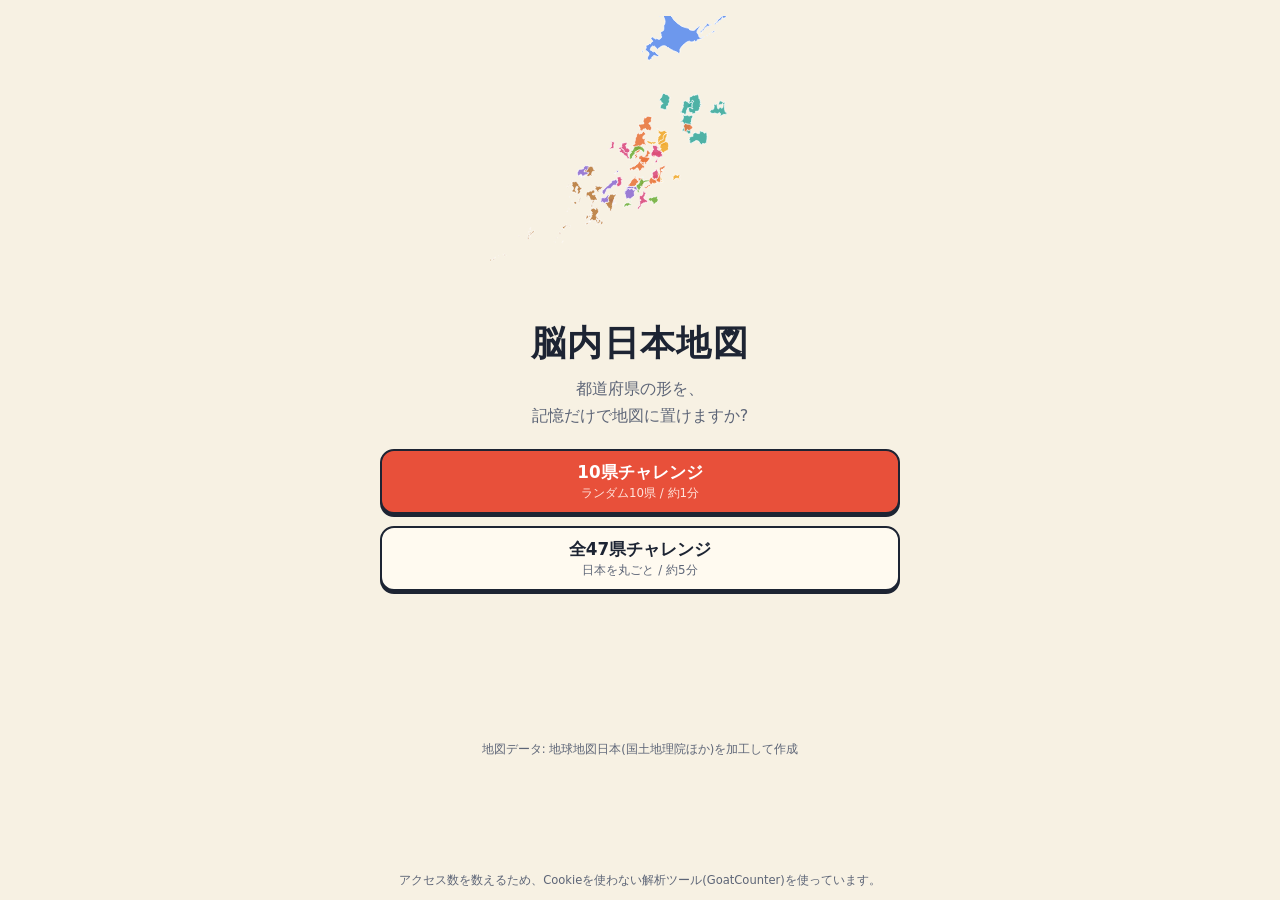
<file: index.html>
<!doctype html>
<html lang="ja">
<head>
<meta charset="utf-8">
<meta name="viewport" content="width=device-width, initial-scale=1, viewport-fit=cover">
<title>脳内日本地図 | 都道府県、記憶だけで置けますか?</title>
<meta name="description" content="47都道府県のピースを、記憶だけで日本地図に置いていく無料ゲーム。あなたの脳内の日本は、どれくらいズレている?">
<meta name="theme-color" content="#f7f1e3">
<meta property="og:type" content="website">
<meta property="og:title" content="脳内日本地図">
<meta property="og:description" content="都道府県を、記憶だけで地図に置けますか? あなたの脳内の日本は、どれくらいズレている?">
<meta property="og:image" content="https://yuchin0809.github.io/nounai-map/ogp.png">
<meta property="og:url" content="https://yuchin0809.github.io/nounai-map/">
<meta name="twitter:card" content="summary_large_image">
<link rel="icon" href="data:image/svg+xml,%3Csvg xmlns='http://www.w3.org/2000/svg' viewBox='0 0 32 32'%3E%3Crect width='32' height='32' rx='7' fill='%23e8503a'/%3E%3Cpath d='M20 4l5 3-2 6-3 3 1 5-4 7-3-4 2-5-3-4 3-4z' fill='%23fff'/%3E%3C/svg%3E">
<link rel="stylesheet" href="css/style.css?v=11">
</head>
<body>
<main id="app">

  <section id="screen-start" class="screen">
    <svg id="hero" aria-hidden="true"></svg>
    <h1>脳内日本地図</h1>
    <p class="lead">都道府県の形を、<br>記憶だけで地図に置けますか?</p>
    <div class="modes">
      <button class="btn primary" data-mode="10">10県チャレンジ<small>ランダム10県 / 約1分</small></button>
      <button class="btn" data-mode="47">全47県チャレンジ<small>日本を丸ごと / 約5分</small></button>
    </div>
    <p id="best" class="best"></p>
    <p class="credit">地図データ: 地球地図日本(国土地理院ほか)を加工して作成</p>
    <p class="credit">アクセス数を数えるため、Cookieを使わない解析ツール(GoatCounter)を使っています。</p>
  </section>

  <section id="screen-stage" class="screen" hidden>
    <header class="hud" id="hud-play">
      <span class="hud-progress" id="hud-progress"></span>
      <span class="hud-label">置く県</span>
      <strong class="hud-name" id="hud-name"></strong>
    </header>
    <header class="hud" id="hud-result" hidden>
      <span class="hud-label" id="result-mode"></span>
      <strong class="hud-name" id="result-rank"></strong>
    </header>

    <div class="board-wrap">
      <svg id="board" role="img" aria-label="日本地図"></svg>
      <div id="loupe" hidden aria-hidden="true">
        <svg id="loupe-svg"><use href="#world"/></svg>
      </div>
    </div>

    <div id="panel-play" class="panel">
      <p class="hint">ドラッグで県が動きます。2本指で拡大・移動もできます</p>
      <div class="panel-row">
        <button id="btn-zoom" class="btn">拡大</button>
        <button id="btn-place" class="btn primary">ここに置く</button>
      </div>
    </div>

    <div id="panel-result" class="panel" hidden>
      <div class="score"><span id="score-num">0</span><span class="score-unit">点</span></div>
      <p id="score-worst" class="worst"></p>
      <div class="result-actions">
        <button id="btn-share" class="btn primary wide">結果をシェアする</button>
        <button id="btn-answer" class="btn wide">答え合わせ</button>
        <div class="row">
          <button id="btn-retry" class="btn">もう一回</button>
          <button id="btn-home" class="btn">モード選択へ</button>
        </div>
      </div>
    </div>
  </section>

</main>

<dialog id="dlg-share">
  <img id="share-img" alt="シェア用の結果画像">
  <p class="note">画像を保存して投稿に添付すると、結果がそのまま伝わります。</p>
  <div class="dlg-actions">
    <button id="btn-native" class="btn primary wide" hidden>画像つきで共有</button>
    <button id="btn-x" class="btn wide">Xに投稿する(文章のみ)</button>
    <a id="btn-save" class="btn wide" download="nainichizu.png">画像を保存</a>
    <button id="btn-close" class="btn ghost wide">閉じる</button>
  </div>
</dialog>

<script src="js/data.js?v=11"></script>
<script src="js/app.js?v=11"></script>
<script data-goatcounter="https://yuchin.goatcounter.com/count" async src="https://gc.zgo.at/count.js"></script>
</body>
</html>
</file>
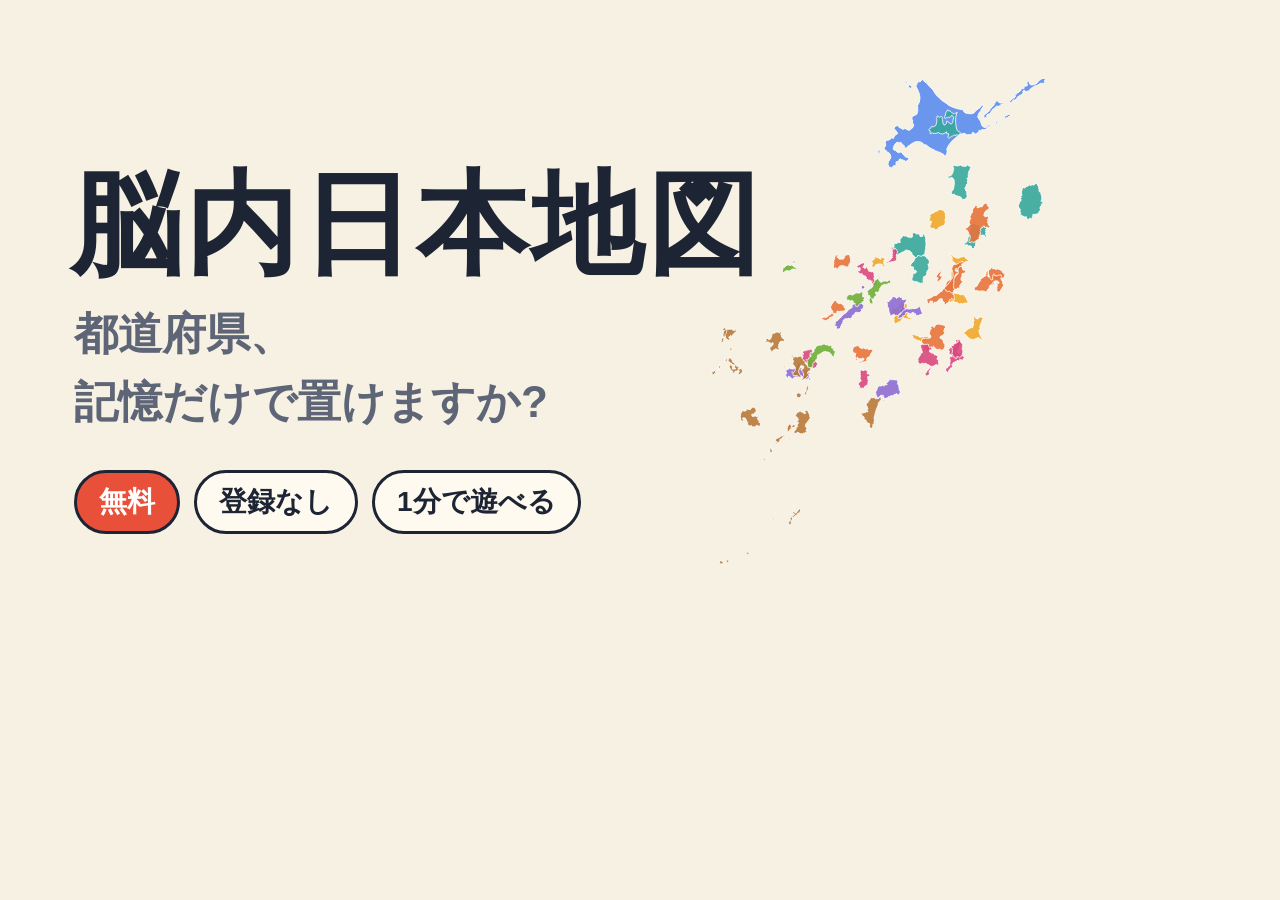
<file: tools/ogp.html>
<!doctype html>
<!-- Xなどに貼ったときのプレビュー画像(ogp.png)の元。1200x630で画面キャプチャして ogp.png に保存する -->
<html lang="ja">
<head>
<meta charset="utf-8">
<style>
  html, body { margin: 0; }
  body { width: 1200px; height: 630px; overflow: hidden; background: #f7f1e3; color: #1d2433;
    font-family: "Hiragino Sans", "Noto Sans JP", "Yu Gothic", Meiryo, sans-serif; position: relative; }
  h1 { position: absolute; left: 70px; top: 150px; margin: 0; font-size: 112px; letter-spacing: .03em; }
  p { position: absolute; left: 74px; top: 300px; margin: 0; font-size: 44px; line-height: 1.55; color: #5d6577; font-weight: 600; }
  .chips { position: absolute; left: 74px; top: 470px; display: flex; gap: 14px; }
  .chips span { padding: 10px 22px; border: 3px solid #1d2433; border-radius: 999px; background: #fffaf0; font-size: 28px; font-weight: 800; }
  .chips span.hot { background: #e8503a; color: #fff; }
  svg { position: absolute; right: 20px; top: 20px; width: 590px; height: 590px; }
  .piece { stroke: #fff; stroke-width: 1.8; fill-opacity: .9; fill-rule: evenodd; }
</style>
</head>
<body>
<h1>脳内日本地図</h1>
<p>都道府県、<br>記憶だけで置けますか?</p>
<div class="chips"><span class="hot">無料</span><span>登録なし</span><span>1分で遊べる</span></div>
<svg id="hero"></svg>
<script src="../js/data.js"></script>
<script>
  const M = window.MAP, NS = 'http://www.w3.org/2000/svg';
  const COLORS = ['#5b8def', '#38a89d', '#f0a92b', '#e8743b', '#d9487d', '#8d6bd1', '#6fae3a', '#b8793a'];
  const hero = document.getElementById('hero');
  hero.setAttribute('viewBox', `-120 -90 ${M.w + 240} ${M.h + 180}`);
  let seed = 11;
  const rnd = () => { seed = (seed * 16807) % 2147483647; return seed / 2147483647; };
  for (const p of M.prefs) {
    const path = document.createElementNS(NS, 'path');
    path.setAttribute('d', p.d);
    path.setAttribute('class', 'piece');
    path.setAttribute('fill', COLORS[p.region]);
    path.setAttribute('transform', `translate(${(rnd() - 0.5) * 300} ${(rnd() - 0.5) * 300})`);
    hero.appendChild(path);
  }
</script>
</body>
</html>
</file>
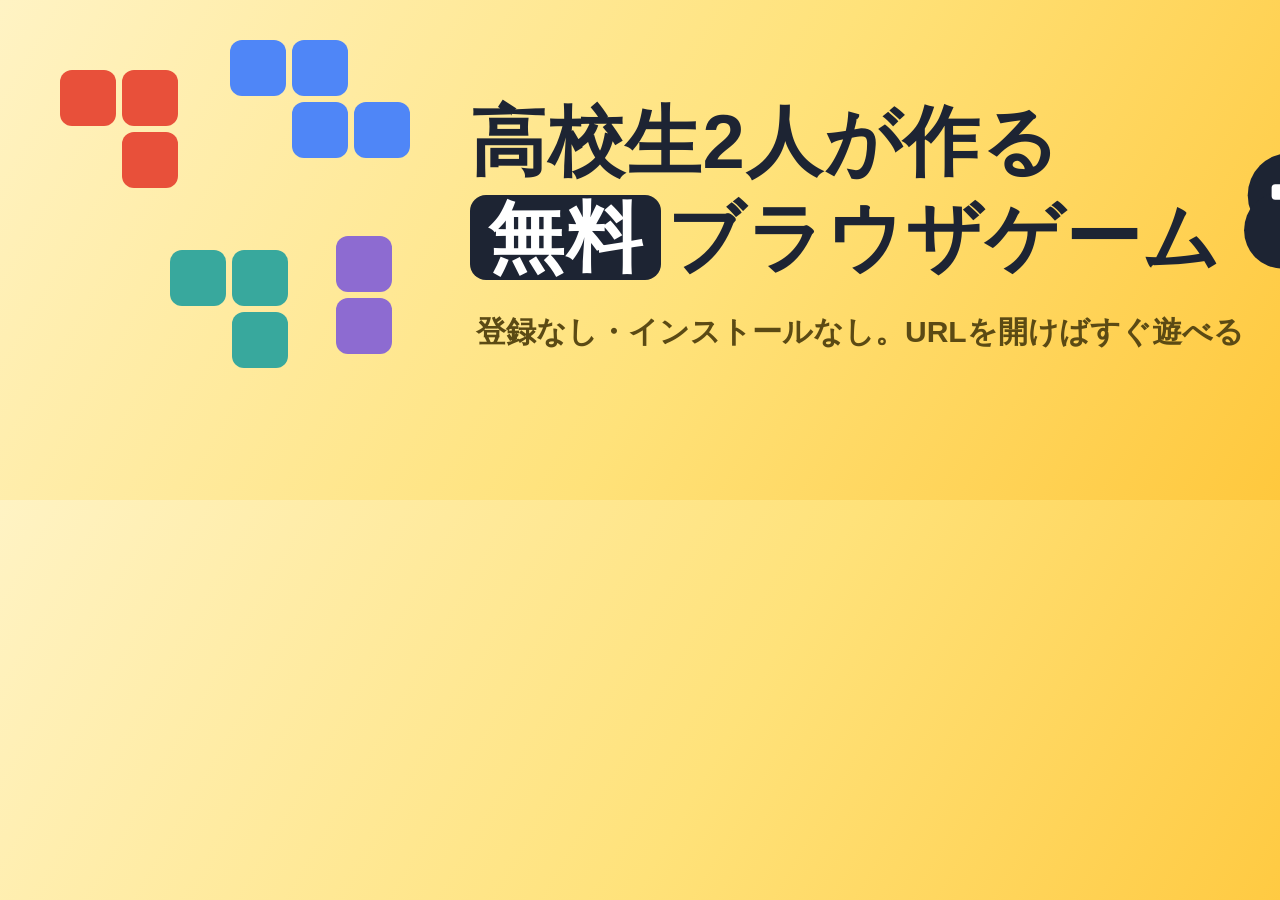
<file: brand/src/header.html>
<!doctype html>
<!-- プロフィール用ヘッダー。1500x500で画面キャプチャして ../header.png に保存する -->
<html lang="ja"><head><meta charset="utf-8">
<style>
  html,body{margin:0}
  body{width:1500px;height:500px;overflow:hidden;position:relative;
    background:linear-gradient(120deg,#fff3c4 0%,#ffe27a 55%,#ffc83d 100%);
    font-family:"Hiragino Sans","Noto Sans JP","Yu Gothic",Meiryo,sans-serif;color:#1d2433}
  .blk{position:absolute;width:56px;height:56px;border-radius:12px}
  .t1{position:absolute;left:470px;top:100px;margin:0;font-size:76px;font-weight:900;letter-spacing:.02em;line-height:1.1}
  .t2{position:absolute;left:470px;top:196px;margin:0;font-size:76px;font-weight:900;letter-spacing:.02em;line-height:1.1}
  .t2 span{background:#1d2433;color:#fff;padding:0 18px;border-radius:16px;margin-right:6px}
  .sub{position:absolute;left:476px;top:312px;margin:0;font-size:30px;font-weight:700;color:#5b4a14}
  svg.pad{position:absolute;right:48px;top:150px}
</style></head><body>
  <!-- 左側: ブロックが積み上がるイメージ(アイコンが重なる左下は空ける) -->
  <div class="blk" style="left:60px;top:70px;background:#e8503a"></div>
  <div class="blk" style="left:122px;top:70px;background:#e8503a"></div>
  <div class="blk" style="left:122px;top:132px;background:#e8503a"></div>
  <div class="blk" style="left:230px;top:40px;background:#4f86f7"></div>
  <div class="blk" style="left:292px;top:40px;background:#4f86f7"></div>
  <div class="blk" style="left:292px;top:102px;background:#4f86f7"></div>
  <div class="blk" style="left:354px;top:102px;background:#4f86f7"></div>
  <div class="blk" style="left:170px;top:250px;background:#38a89d"></div>
  <div class="blk" style="left:232px;top:250px;background:#38a89d"></div>
  <div class="blk" style="left:232px;top:312px;background:#38a89d"></div>
  <div class="blk" style="left:336px;top:236px;background:#8d6bd1"></div>
  <div class="blk" style="left:336px;top:298px;background:#8d6bd1"></div>
  <div class="blk" style="left:60px;top:300px;background:#6fae3a;opacity:.0"></div>

  <p class="t1">高校生2人が作る</p>
  <p class="t2"><span>無料</span>ブラウザゲーム</p>
  <p class="sub">登録なし・インストールなし。URLを開けばすぐ遊べる</p>

  <!-- 右側: コントローラーの絵 -->
  <svg class="pad" xmlns="http://www.w3.org/2000/svg" viewBox="115 262 570 340" width="210" height="125">
    <g fill="#1d2433">
      <rect x="130" y="270" width="540" height="230" rx="115"/>
      <circle cx="225" cy="480" r="105"/><circle cx="575" cy="480" r="105"/>
    </g>
    <g fill="#fff"><rect x="195" y="355" width="130" height="42" rx="10"/><rect x="239" y="311" width="42" height="130" rx="10"/></g>
    <circle cx="548" cy="418" r="40" fill="#e8503a"/><circle cx="618" cy="358" r="40" fill="#4f86f7"/>
  </svg>
</body></html>
</file>
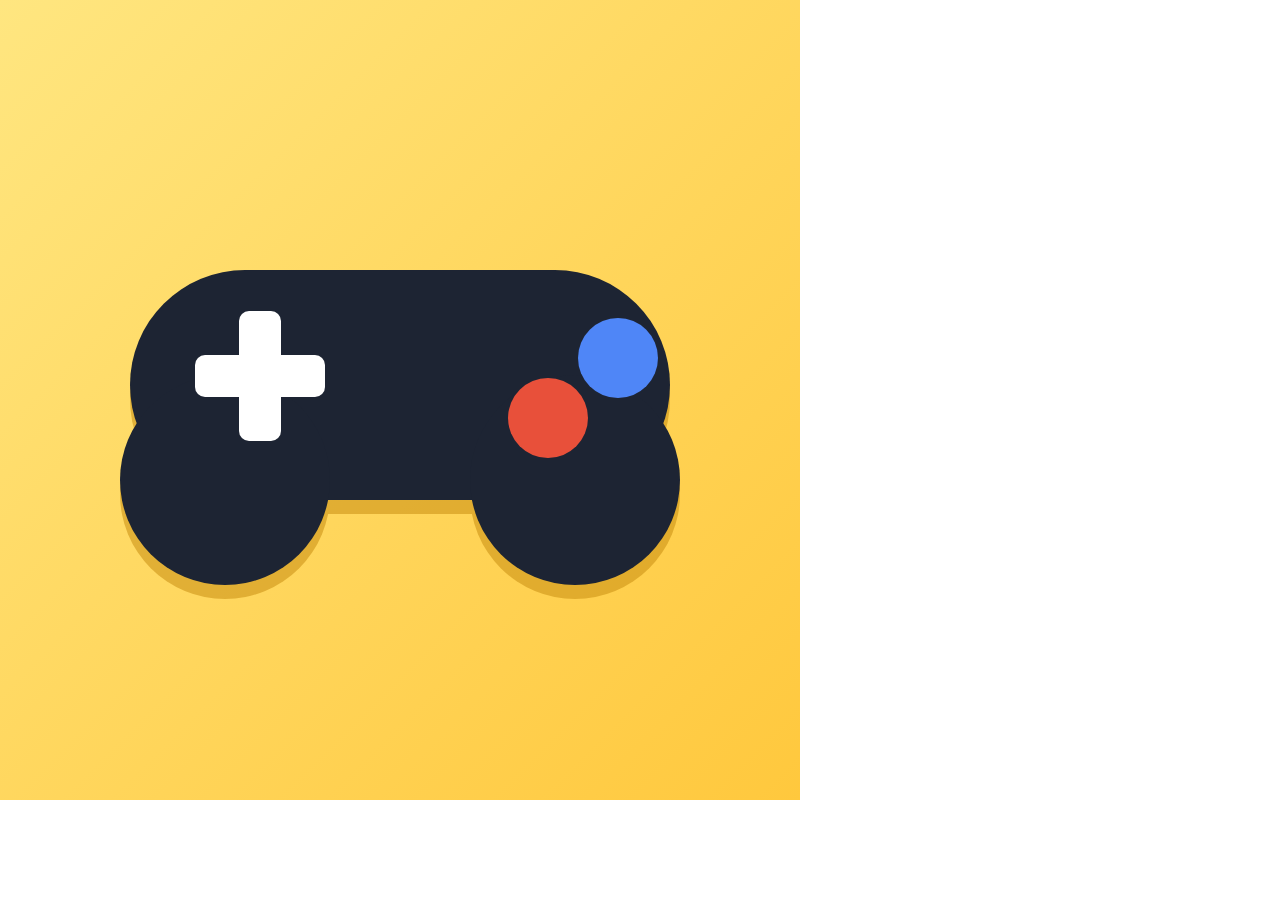
<file: brand/src/icon.html>
<!doctype html>
<!-- プロフィール用アイコン。800x800で画面キャプチャして ../icon.png に保存する -->
<html lang="ja"><head><meta charset="utf-8">
<style>html,body{margin:0}body{width:800px;height:800px;overflow:hidden}svg{display:block}</style>
</head><body>
<svg xmlns="http://www.w3.org/2000/svg" viewBox="0 0 800 800" width="800" height="800">
  <defs>
    <linearGradient id="bg" x1="0" y1="0" x2="1" y2="1">
      <stop offset="0" stop-color="#ffe680"/><stop offset="1" stop-color="#ffc83d"/>
    </linearGradient>
  </defs>
  <rect width="800" height="800" fill="url(#bg)"/>
  <!-- コントローラー本体(影) -->
  <g transform="translate(0 14)" fill="#c98f12" opacity=".55">
    <rect x="130" y="270" width="540" height="230" rx="115"/>
    <circle cx="225" cy="480" r="105"/><circle cx="575" cy="480" r="105"/>
  </g>
  <!-- コントローラー本体 -->
  <g fill="#1d2433">
    <rect x="130" y="270" width="540" height="230" rx="115"/>
    <circle cx="225" cy="480" r="105"/><circle cx="575" cy="480" r="105"/>
  </g>
  <!-- 十字キー -->
  <g fill="#ffffff">
    <rect x="195" y="355" width="130" height="42" rx="10"/>
    <rect x="239" y="311" width="42" height="130" rx="10"/>
  </g>
  <!-- ボタン: 赤と青 = 2人 -->
  <circle cx="548" cy="418" r="40" fill="#e8503a"/>
  <circle cx="618" cy="358" r="40" fill="#4f86f7"/>
</svg>
</body></html>
</file>
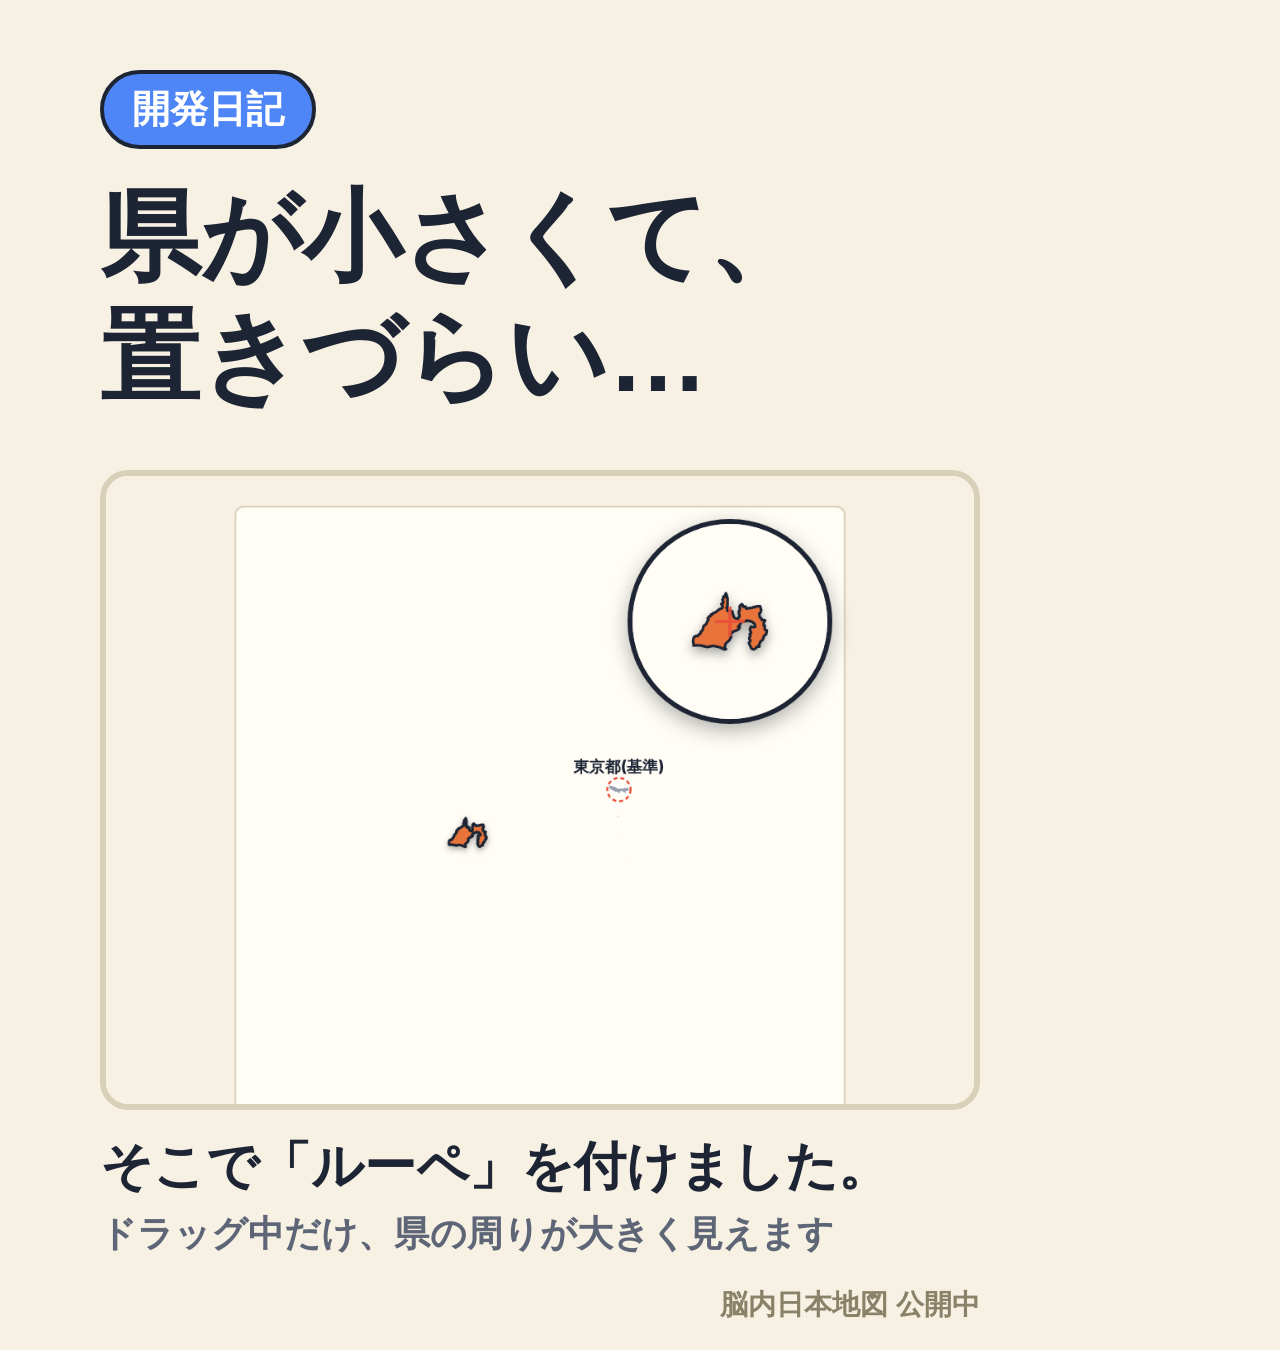
<file: promo/src/loupe-story.html>
<!doctype html>
<!-- 開発日記の画像(1080x1350)。loupe-shot.png はゲーム画面のスクリーンショット -->
<html lang="ja"><head><meta charset="utf-8">
<style>
  html,body{margin:0}
  body{width:1080px;height:1350px;overflow:hidden;position:relative;background:#f7f1e3;color:#1d2433;
    font-family:"Hiragino Sans","Noto Sans JP","Yu Gothic",Meiryo,sans-serif}
  .chip{position:absolute;left:100px;top:70px;padding:10px 28px;border:4px solid #1d2433;border-radius:999px;background:#4f86f7;color:#fff;font-size:38px;font-weight:800}
  h1{position:absolute;left:100px;top:176px;margin:0;font-size:100px;line-height:1.2;font-weight:900}
  .frame{position:absolute;left:100px;top:470px;width:880px;height:640px;box-sizing:border-box;border:6px solid #d9d0ba;border-radius:28px;overflow:hidden;background:#f7f1e3}
  .frame img{width:100%;height:100%;object-fit:contain;background:#f7f1e3}
  .cap{position:absolute;left:100px;top:1130px;width:880px;margin:0;font-size:52px;font-weight:800;line-height:1.4}
  .cap small{display:block;margin-top:6px;font-size:36px;font-weight:600;color:#5d6577}
  .tag{position:absolute;right:100px;bottom:26px;font-size:28px;font-weight:700;color:#8a8268}
</style></head><body>
<div class="chip">開発日記</div>
<h1>県が小さくて、<br>置きづらい…</h1>
<div class="frame"><img src="loupe-crop.png" alt=""></div>
<p class="cap">そこで「ルーペ」を付けました。<small>ドラッグ中だけ、県の周りが大きく見えます</small></p>
<div class="tag">脳内日本地図 公開中</div>
</body></html>
</file>
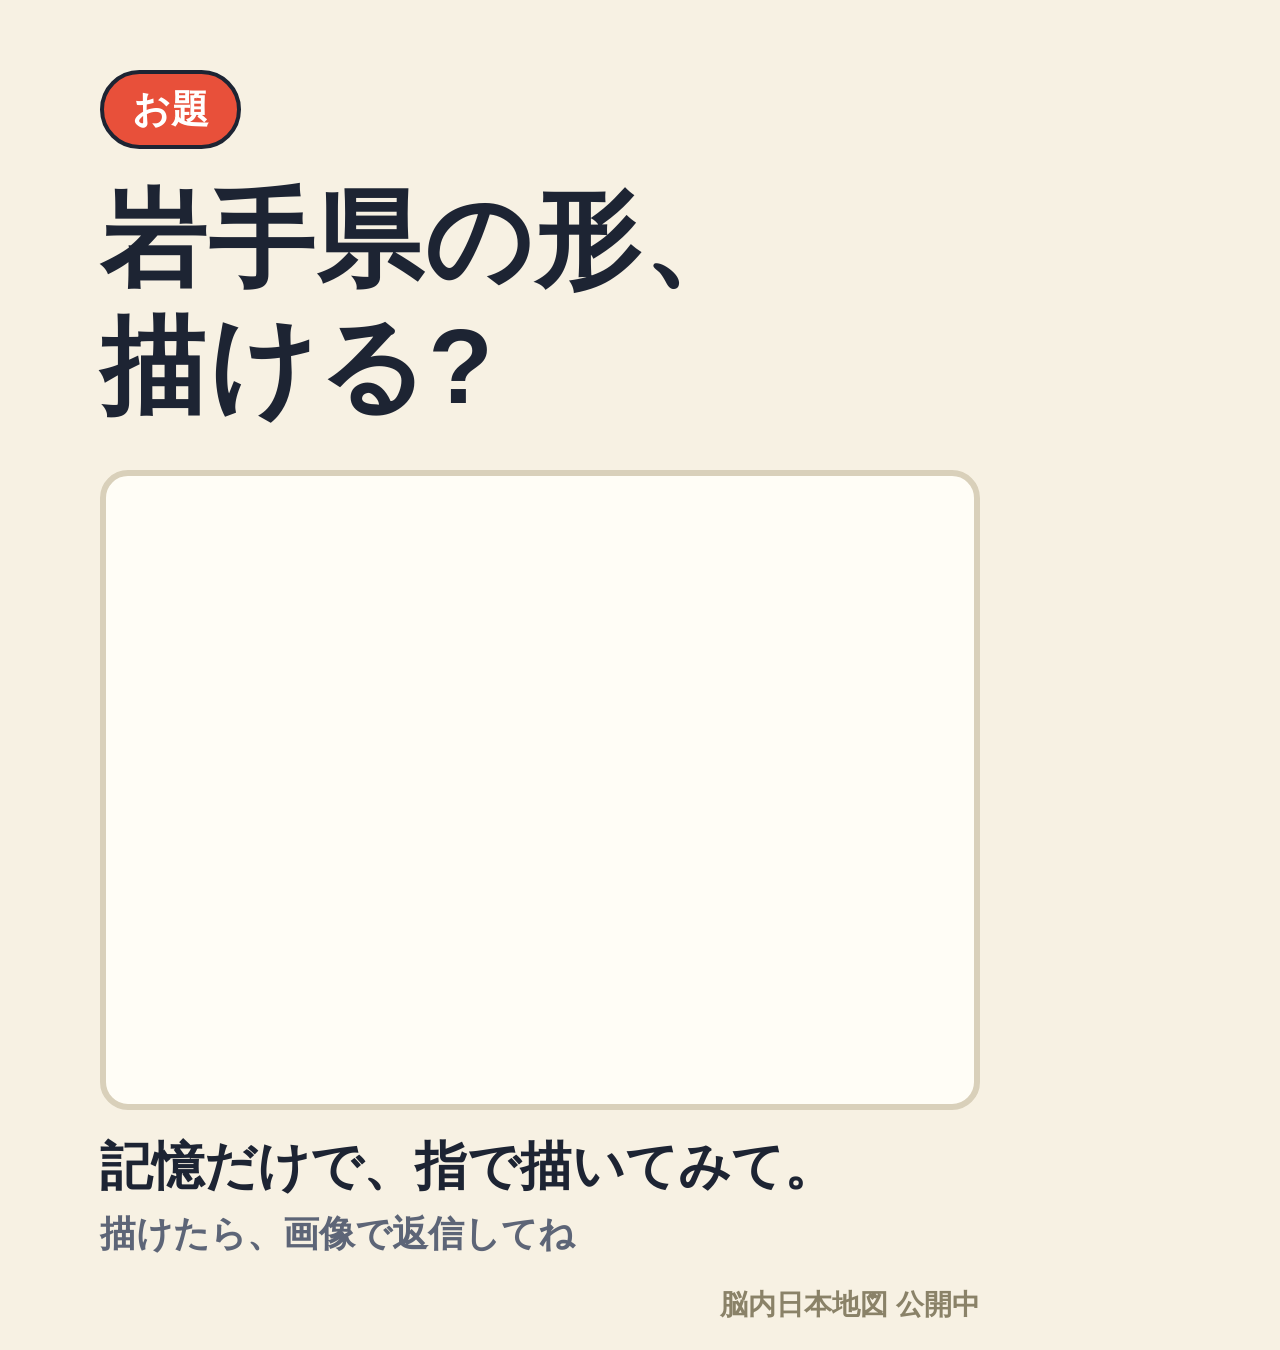
<file: promo/src/shape-quiz.html>
<!doctype html>
<!-- 県の形クイズの画像(1080x1350)。画面キャプチャして保存する。
  ?pref=<県番号>&mode=draw-prompt|draw-answer|sil-prompt|sil-answer[&theme=halloween][&fact=豆知識]
  draw-*: 「◯◯県の形、描ける?」型 / sil-*: 「この形、何県?」型 -->
<html lang="ja"><head><meta charset="utf-8">
<style>
  :root{--bg:#f7f1e3;--ink:#1d2433;--sub:#5d6577;--frame:#fffdf6;--line:#d9d0ba;--chip:#e8503a;--chipink:#fff;--tag:#8a8268;--shape:#1d2433;--shapeline:#1d2433;--ans:#38a89d}
  body.halloween{--bg:#1b1030;--ink:#ffe3b3;--sub:#c9b4e8;--frame:#2a1848;--line:#4a2f7a;--chip:#ff8a1f;--chipink:#1b1030;--tag:#9d86c8;--shape:#ff8a1f;--shapeline:#ffd9a0;--ans:#ff8a1f}
  html,body{margin:0}
  body{width:1080px;height:1350px;overflow:hidden;position:relative;background:var(--bg);color:var(--ink);
    font-family:"Hiragino Sans","Noto Sans JP","Yu Gothic",Meiryo,sans-serif}
  .chip{position:absolute;left:100px;top:70px;padding:10px 28px;border:4px solid var(--ink);border-radius:999px;background:var(--chip);color:var(--chipink);font-size:38px;font-weight:800}
  h1{position:absolute;left:100px;top:176px;margin:0;font-size:106px;line-height:1.2;font-weight:900;letter-spacing:.02em}
  .frame{position:absolute;left:100px;top:470px;width:880px;height:640px;box-sizing:border-box;border:6px solid var(--line);border-radius:28px;background:var(--frame);overflow:hidden}
  .frame svg{position:absolute;inset:0;width:100%;height:100%}
  .cap{position:absolute;left:100px;top:1130px;width:880px;margin:0;font-size:52px;font-weight:800;line-height:1.4}
  .cap small{display:block;margin-top:6px;font-size:36px;font-weight:600;color:var(--sub)}
  .tag{position:absolute;right:100px;bottom:26px;font-size:28px;font-weight:700;color:var(--tag)}
</style></head><body>
<div class="chip" id="chip"></div>
<h1 id="title"></h1>
<div class="frame" id="frame"></div>
<p class="cap" id="cap"></p>
<div class="tag">脳内日本地図 公開中</div>
<script src="../../js/data.js"></script>
<script>
  const q = new URLSearchParams(location.search);
  const id = Number(q.get('pref') || 3), mode = q.get('mode') || 'draw-prompt', fact = q.get('fact') || '';
  if (q.get('theme') === 'halloween') document.body.classList.add('halloween');
  const M = window.MAP, p = M.prefs.find((x) => x.id === id), name = p.name;
  const $ = (s) => document.getElementById(s);

  const TEXT = {
    'draw-prompt': { chip: 'お題', title: `${name}の形、<br>描ける?`, cap: '記憶だけで、指で描いてみて。', small: '描けたら、画像で返信してね' },
    'draw-answer': { chip: '答え合わせ', title: `${name}は、<br>こんな形でした`, cap: fact || 'あなたの絵は、近かった?', small: '次に出してほしい県を、返信で教えてね' },
    'sil-prompt': { chip: '今日の県', title: 'この形、<br>何県?', cap: '分かったら、返信で答えてね。', small: '答えは、今夜この投稿に返信するよ' },
    'sil-answer': { chip: '答え', title: `正解は、<br>${name}!`, cap: fact || '合ってた?', small: '明日の県もお楽しみに' },
  }[mode];
  $('chip').textContent = TEXT.chip;
  $('title').innerHTML = TEXT.title;
  $('cap').innerHTML = TEXT.cap + (TEXT.small ? `<small>${TEXT.small}</small>` : '');

  if (mode !== 'draw-prompt') {
    // 地図は、全体で1つの緯度(中央)の補正で横幅を決めている。この県の緯度で、横のゆがみを直す
    const K = 111.2 / M.kmPerUnit, LAT_MAX = 45.557, PAD = 24, LAT0 = 34.906;
    const lat = LAT_MAX - (p.cy - PAD) / K;
    const sx = Math.cos(lat * Math.PI / 180) / Math.cos(LAT0 * Math.PI / 180);
    const w = p.bw * sx, h = p.bh, pad = 70;
    const sc = Math.min((880 - pad * 2) / w, (640 - pad * 2) / h);
    const sil = mode === 'sil-prompt';
    const fill = sil ? 'var(--shape)' : 'var(--ans)';
    const line = sil ? 'var(--shapeline)' : (document.body.classList.contains('halloween') ? 'var(--shapeline)' : '#1d2433');
    $('frame').innerHTML = `<svg viewBox="0 0 880 640" xmlns="http://www.w3.org/2000/svg">
      <g transform="translate(${440 - (p.cx * sx) * sc} ${320 - p.cy * sc}) scale(${sx * sc} ${sc})">
        <path d="${p.d}" fill="${fill}" fill-opacity="${sil ? 1 : .92}" stroke="${line}" stroke-width="${3 / sc}" stroke-linejoin="round" fill-rule="evenodd"/>
      </g></svg>`;
  }
</script>
</body></html>
</file>
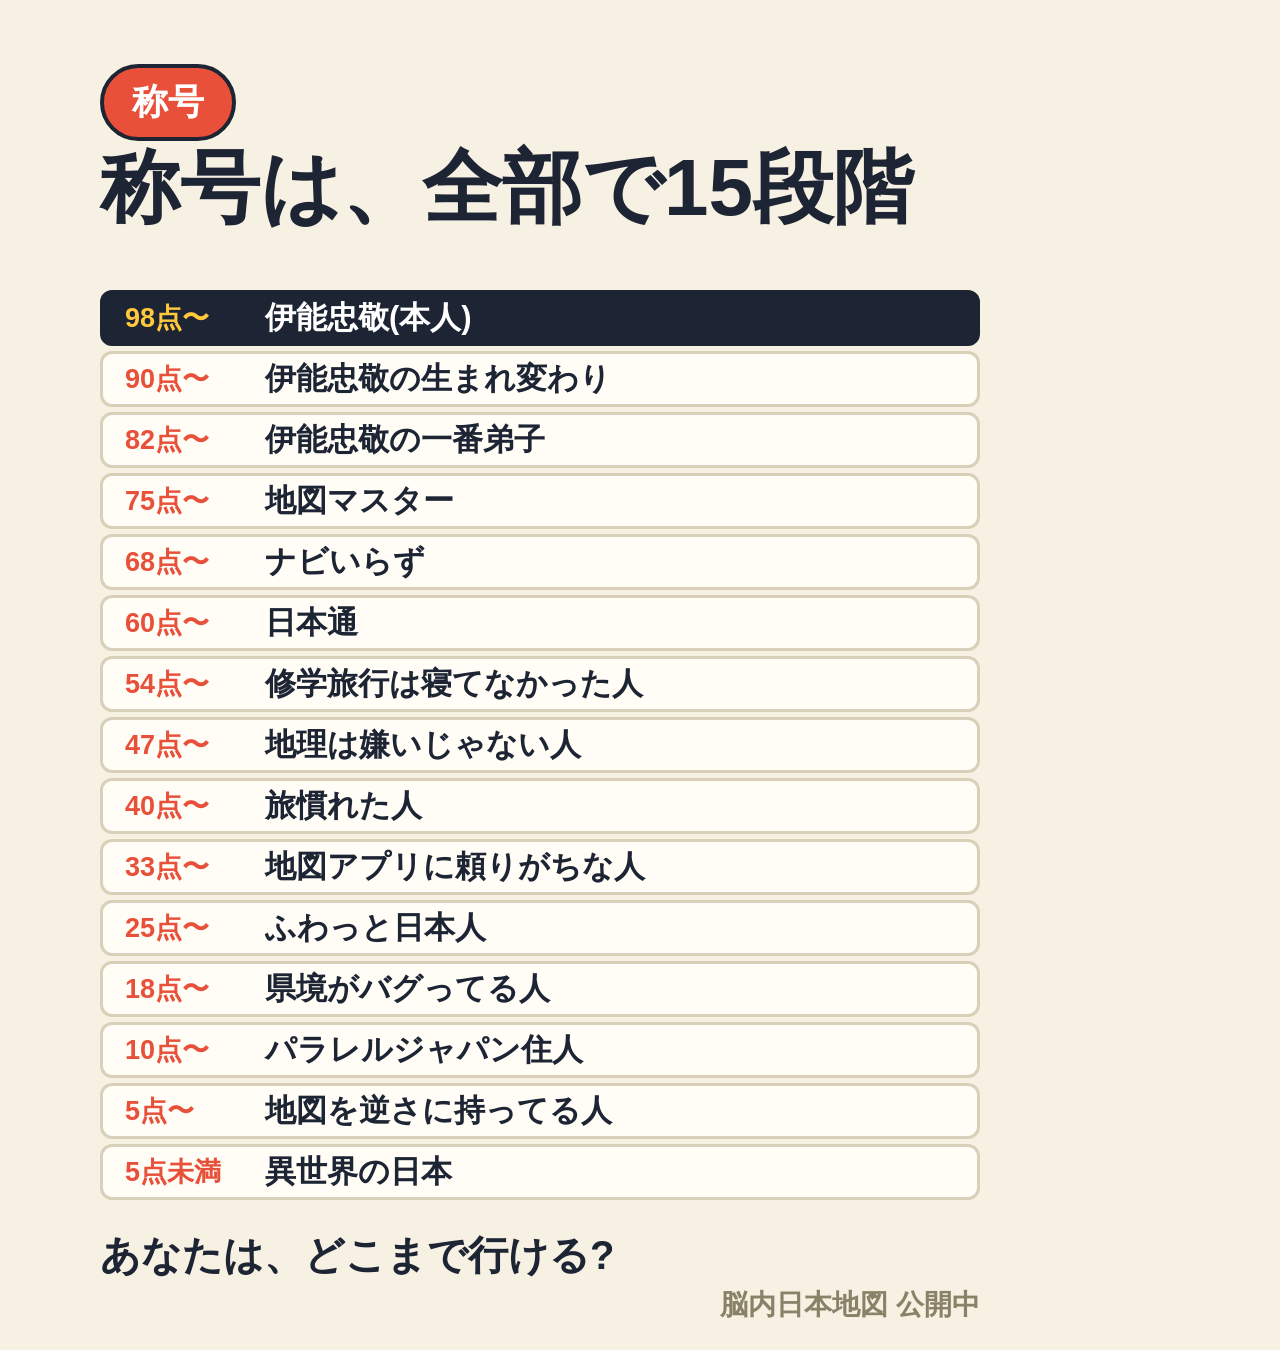
<file: promo/src/titles.html>
<!doctype html>
<!-- 称号一覧の画像(1080x1350)。js/app.js の RANKS を読んで並べる。画面キャプチャして保存する -->
<html lang="ja"><head><meta charset="utf-8">
<style>
  html,body{margin:0}
  body{width:1080px;height:1350px;overflow:hidden;position:relative;background:#f7f1e3;color:#1d2433;
    font-family:"Hiragino Sans","Noto Sans JP","Yu Gothic",Meiryo,sans-serif}
  .chip{position:absolute;left:100px;top:64px;padding:10px 28px;border:4px solid #1d2433;border-radius:999px;background:#e8503a;color:#fff;font-size:36px;font-weight:800}
  h1{position:absolute;left:100px;top:140px;margin:0;font-size:80px;line-height:1.2;font-weight:900}
  ol{position:absolute;left:100px;top:290px;width:880px;margin:0;padding:0;list-style:none}
  li{display:flex;align-items:center;gap:20px;height:50px;margin-bottom:5px;padding:0 22px;border-radius:12px;background:#fffdf6;border:3px solid #d9d0ba;font-size:31px;font-weight:700}
  li b{min-width:120px;font-size:27px;color:#e8503a;font-variant-numeric:tabular-nums}
  li.top{background:#1d2433;color:#fff;border-color:#1d2433}
  li.top b{color:#ffc83d}
  .cap{position:absolute;left:100px;top:1228px;margin:0;font-size:40px;font-weight:800}
  .tag{position:absolute;right:100px;bottom:26px;font-size:28px;font-weight:700;color:#8a8268}
</style></head><body>
<div class="chip">称号</div>
<h1>称号は、全部で15段階</h1>
<ol id="list"></ol>
<p class="cap">あなたは、どこまで行ける?</p>
<div class="tag">脳内日本地図 公開中</div>
<script>
  fetch('../../js/app.js').then((r) => r.text()).then((src) => {
    const m = src.match(/const RANKS = (\[[\s\S]*?\n  \]);/);
    const ranks = eval(m[1]);
    document.getElementById('list').innerHTML = ranks.map((r, i) =>
      `<li class="${i === 0 ? 'top' : ''}"><b>${r[0] === 0 ? '5点未満' : r[0] + '点〜'}</b>${r[1]}</li>`).join('');
    document.body.dataset.ready = '1';
  });
</script>
</body></html>
</file>
<file: css/style.css>
:root {
  --bg: #f7f1e3;
  --ink: #1d2433;
  --sub: #5d6577;
  --accent: #e8503a;
  --line: #d9d0ba;
  --card: #fffaf0;
  --r0: #5b8def; /* 北海道 */
  --r1: #38a89d; /* 東北 */
  --r2: #f0a92b; /* 関東 */
  --r3: #e8743b; /* 中部 */
  --r4: #d9487d; /* 近畿 */
  --r5: #8d6bd1; /* 中国 */
  --r6: #6fae3a; /* 四国 */
  --r7: #b8793a; /* 九州・沖縄 */
}

* { box-sizing: border-box; }

html, body { margin: 0; height: 100%; }

body {
  background: var(--bg);
  color: var(--ink);
  font-family: "Hiragino Sans", "Hiragino Kaku Gothic ProN", "Noto Sans JP", "Yu Gothic", Meiryo, system-ui, sans-serif;
  -webkit-tap-highlight-color: transparent;
  overscroll-behavior: none;
}

#app {
  max-width: 560px;
  margin: 0 auto;
  min-height: 100dvh;
  padding: 12px 10px calc(12px + env(safe-area-inset-bottom));
  display: flex;
  flex-direction: column;
}

.screen { flex: 1; display: flex; flex-direction: column; align-items: center; }
[hidden] { display: none !important; }

/* ---------- スタート画面 ---------- */
#hero { width: min(78vw, 300px); aspect-ratio: 1; margin-top: 4px; }
h1 { margin: 4px 0 0; font-size: 2.2rem; letter-spacing: .04em; }
.lead { margin: 8px 0 20px; text-align: center; line-height: 1.7; color: var(--sub); }
.modes { width: 100%; display: grid; gap: 12px; }
.best { margin: 14px 0 0; min-height: 1.4em; font-size: .9rem; color: var(--sub); text-align: center; }
.credit { margin: auto 0 0; padding-top: 20px; font-size: .72rem; color: var(--sub); text-align: center; }

/* ---------- ボタン ---------- */
.btn {
  appearance: none;
  display: inline-flex; flex-direction: column; align-items: center; justify-content: center;
  gap: 2px;
  min-height: 52px;
  padding: 10px 18px;
  border: 2px solid var(--ink);
  border-radius: 14px;
  background: var(--card);
  color: var(--ink);
  font: inherit; font-size: 1.05rem; font-weight: 700;
  text-decoration: none;
  cursor: pointer;
  box-shadow: 0 3px 0 var(--ink);
  transition: transform .08s, box-shadow .08s;
}
.btn small { font-size: .74rem; font-weight: 500; color: var(--sub); }
.btn:active { transform: translateY(3px); box-shadow: 0 0 0 var(--ink); }
.btn.primary { background: var(--accent); color: #fff; }
.btn.primary small { color: #ffe3dc; }
.btn.ghost { border-color: transparent; box-shadow: none; background: transparent; color: var(--sub); }
.btn.wide { width: 100%; }
.row { display: grid; grid-template-columns: 1fr 1fr; gap: 10px; width: 100%; }

/* ---------- ステージ ---------- */
.hud {
  width: 100%; min-height: 56px;   /* 称号が長くて2行になっても、地図の位置が動かないようにする */
  display: flex; align-items: baseline; gap: 10px;
}
.hud-progress {
  padding: 2px 10px; border-radius: 999px;
  background: var(--ink); color: #fff; font-size: .8rem; font-weight: 700;
}
.hud-label { color: var(--sub); font-size: .85rem; white-space: nowrap; }
.hud-name { font-size: 1.7rem; line-height: 1.2; }
#hud-result { flex-wrap: wrap; row-gap: 0; }
#hud-result .hud-name { font-size: 1.5rem; white-space: nowrap; }

.board-wrap { position: relative; width: 100%; }

#board {
  display: block;
  /* 縦長画面: プレイ中と結果画面で盤面の幅(=地図の倍率)を同じにする */
  width: min(100%, calc((100dvh - 190px) * var(--aspect, .79)));
  height: auto;
  margin: 0 auto;
  touch-action: none;
  user-select: none; -webkit-user-select: none;
  cursor: grab;
}
#board:active { cursor: grabbing; }

.panel { width: 100%; margin-top: auto; padding-top: 8px; text-align: center; }
.hint { margin: 0 0 8px; font-size: .8rem; color: var(--sub); }
.panel-row { display: grid; grid-template-columns: 132px 1fr; gap: 10px; }
.panel-row .btn { white-space: nowrap; }

/* ---------- ルーペ ---------- */
#loupe {
  --loupe: 124px;
  position: absolute; left: 0; top: 0;
  width: var(--loupe); height: var(--loupe);
  border: 3px solid var(--ink); border-radius: 50%;
  background: #fffdf6; overflow: hidden;
  box-shadow: 0 4px 12px rgba(0, 0, 0, .3);
  pointer-events: none;
  transition: transform .15s;
}
#loupe-svg { display: block; width: 100%; height: 100%; }
#loupe::before, #loupe::after {
  content: ''; position: absolute; left: 50%; top: 50%;
  background: rgba(232, 80, 58, .9); transform: translate(-50%, -50%);
}
#loupe::before { width: 18px; height: 2px; }
#loupe::after { width: 2px; height: 18px; }

.score { display: flex; justify-content: center; align-items: baseline; gap: 4px; }
#score-num { font-size: 3.4rem; font-weight: 800; line-height: 1; color: var(--accent); font-variant-numeric: tabular-nums; }
.score-unit { font-size: 1.2rem; font-weight: 700; }
.worst { margin: 6px 0 12px; font-size: .9rem; color: var(--sub); line-height: 1.7; display: flex; flex-wrap: wrap; justify-content: center; gap: 0 14px; }
.worst span { white-space: nowrap; }
.result-actions { display: grid; gap: 10px; }

/* ---------- 地図 ---------- */
.frame { fill: #fffdf6; stroke: var(--line); stroke-width: 3; }
.grid { stroke: #ece3cc; stroke-width: 1.5; }
.tray { fill: #efe7d1; }
.tray-label { fill: #a79d82; font-size: 26px; font-weight: 700; text-anchor: middle; }

/* 輪郭線は、拡大しても画面上で同じ太さにする */
.piece { stroke: #fff; stroke-width: .8px; vector-effect: non-scaling-stroke; stroke-linejoin: round; fill-opacity: .88; fill-rule: evenodd; }
.piece.r0 { fill: var(--r0); } .piece.r1 { fill: var(--r1); } .piece.r2 { fill: var(--r2); } .piece.r3 { fill: var(--r3); }
.piece.r4 { fill: var(--r4); } .piece.r5 { fill: var(--r5); } .piece.r6 { fill: var(--r6); } .piece.r7 { fill: var(--r7); }
.anchor .piece { fill: #8b93a5; }
.current .piece { stroke: var(--ink); stroke-width: 1.6px; fill-opacity: 1; filter: drop-shadow(0 4px 5px rgba(0, 0, 0, .35)); }

.anchor-mark circle { fill: none; stroke: var(--accent); stroke-width: 3.5; stroke-dasharray: 7 5; }
.anchor-mark text { fill: var(--ink); font-size: 27px; font-weight: 800; text-anchor: middle; paint-order: stroke; stroke: #fffdf6; stroke-width: 7px; stroke-linejoin: round; }

.zoomed .anchor-mark text { display: none; }
.silhouette { fill: #ebe4d0; stroke: #fffdf6; stroke-width: 1.4; fill-rule: evenodd; }
.ghost { fill: none; stroke: var(--ink); stroke-width: 1.8; stroke-dasharray: 6 5; opacity: .55; fill-rule: evenodd; }
.miss { stroke: var(--accent); stroke-width: 3; stroke-linecap: round; }
.miss-dot { fill: var(--accent); }
.fade { transition: opacity .3s; }

/* ---------- シェアダイアログ ---------- */
dialog {
  width: min(92vw, 520px);
  padding: 14px;
  border: 2px solid var(--ink);
  border-radius: 18px;
  background: var(--bg);
  color: var(--ink);
}
dialog::backdrop { background: rgba(20, 24, 36, .55); }
#share-img { width: 100%; height: auto; border-radius: 10px; border: 1px solid var(--line); display: block; }
.note { margin: 10px 0; font-size: .8rem; color: var(--sub); line-height: 1.6; }
.dlg-actions { display: grid; gap: 10px; }


/* ---------- 横長の画面(PCなど): 左に盤面、右に操作 ---------- */
#screen-start { width: 100%; max-width: 520px; margin: 0 auto; }

body.wide #app { max-width: 1320px; }
body.wide #screen-stage {
  display: grid;
  grid-template-columns: minmax(0, 1fr) 300px;
  grid-template-rows: auto 1fr;
  grid-template-areas: "board hud" "board panel";
  column-gap: 24px;
  align-items: start;
}
body.wide .board-wrap { grid-area: board; }
body.wide #hud-play, body.wide #hud-result { grid-area: hud; flex-wrap: wrap; }
body.wide .panel { grid-area: panel; margin-top: 0; padding-top: 0; }
body.wide #board { width: 100%; max-height: calc(100dvh - 24px); margin: 0; }
body.wide #loupe { --loupe: 180px; }
</file>
